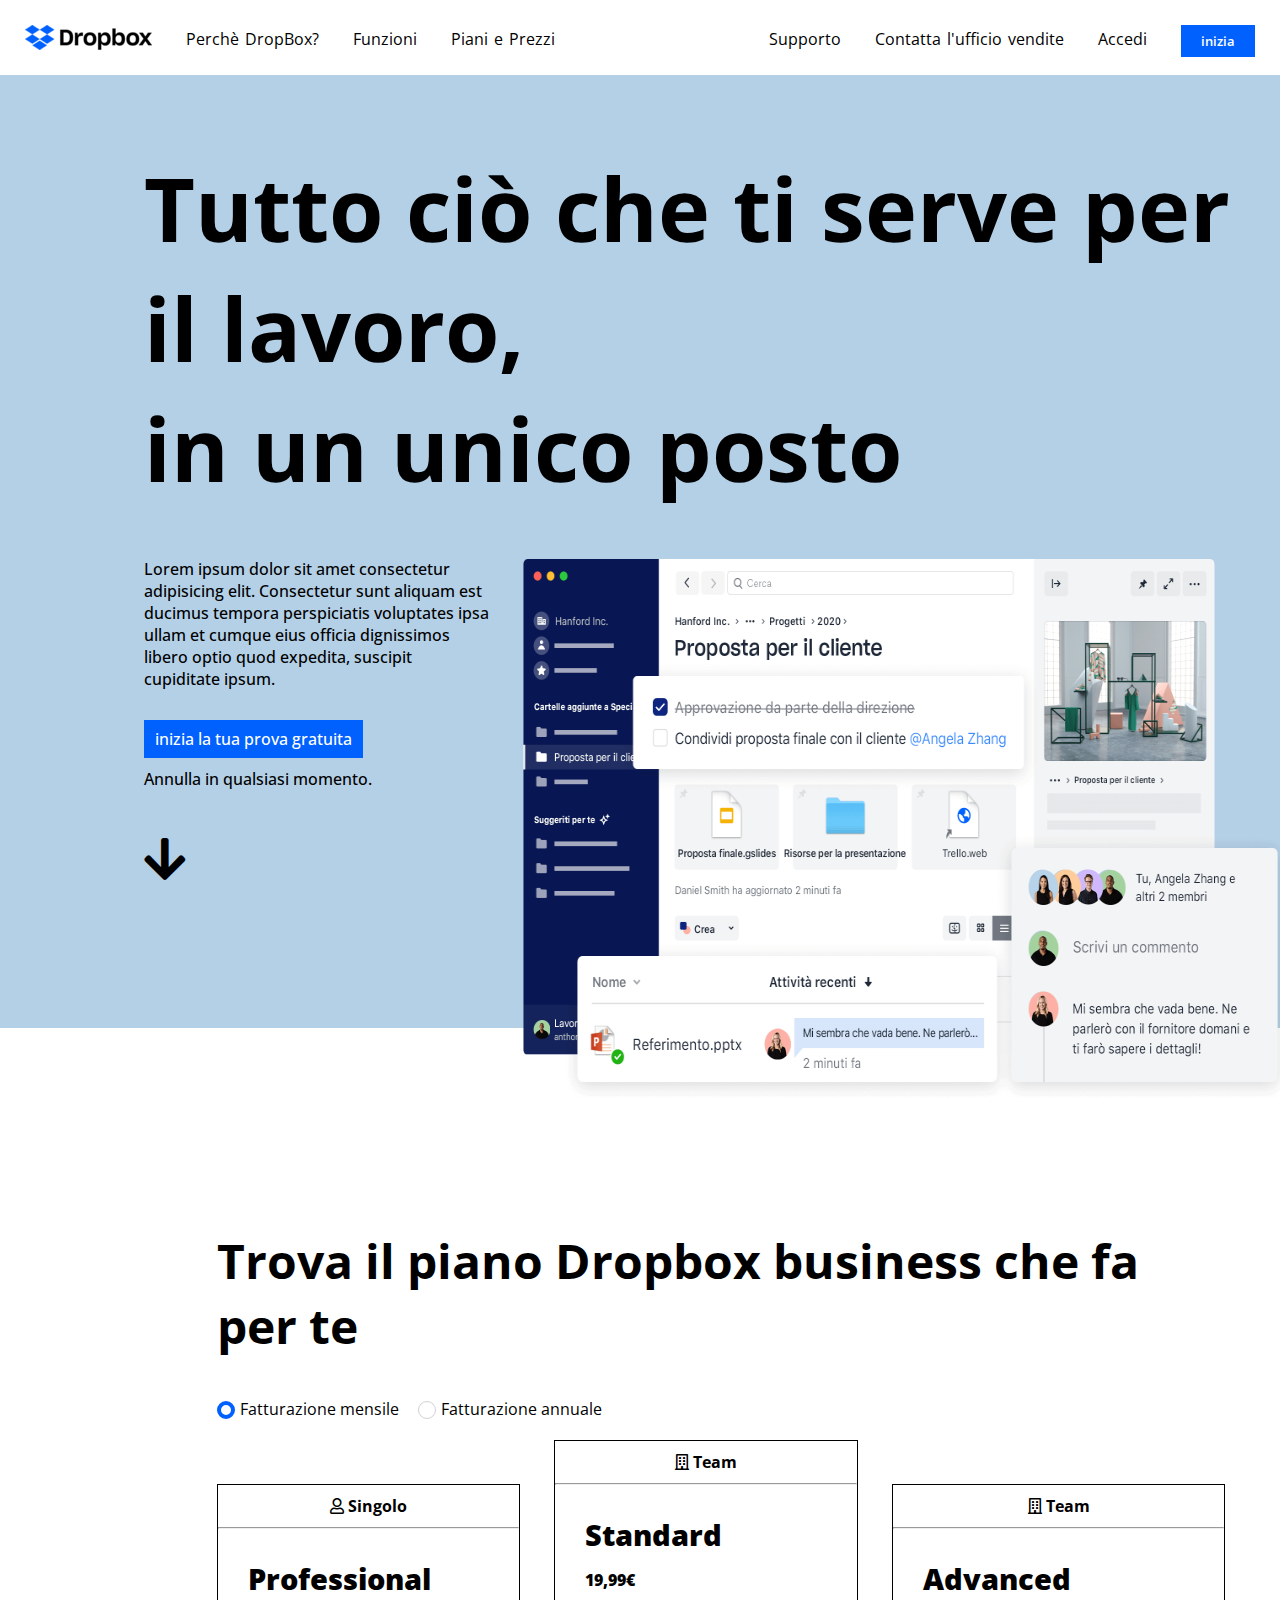
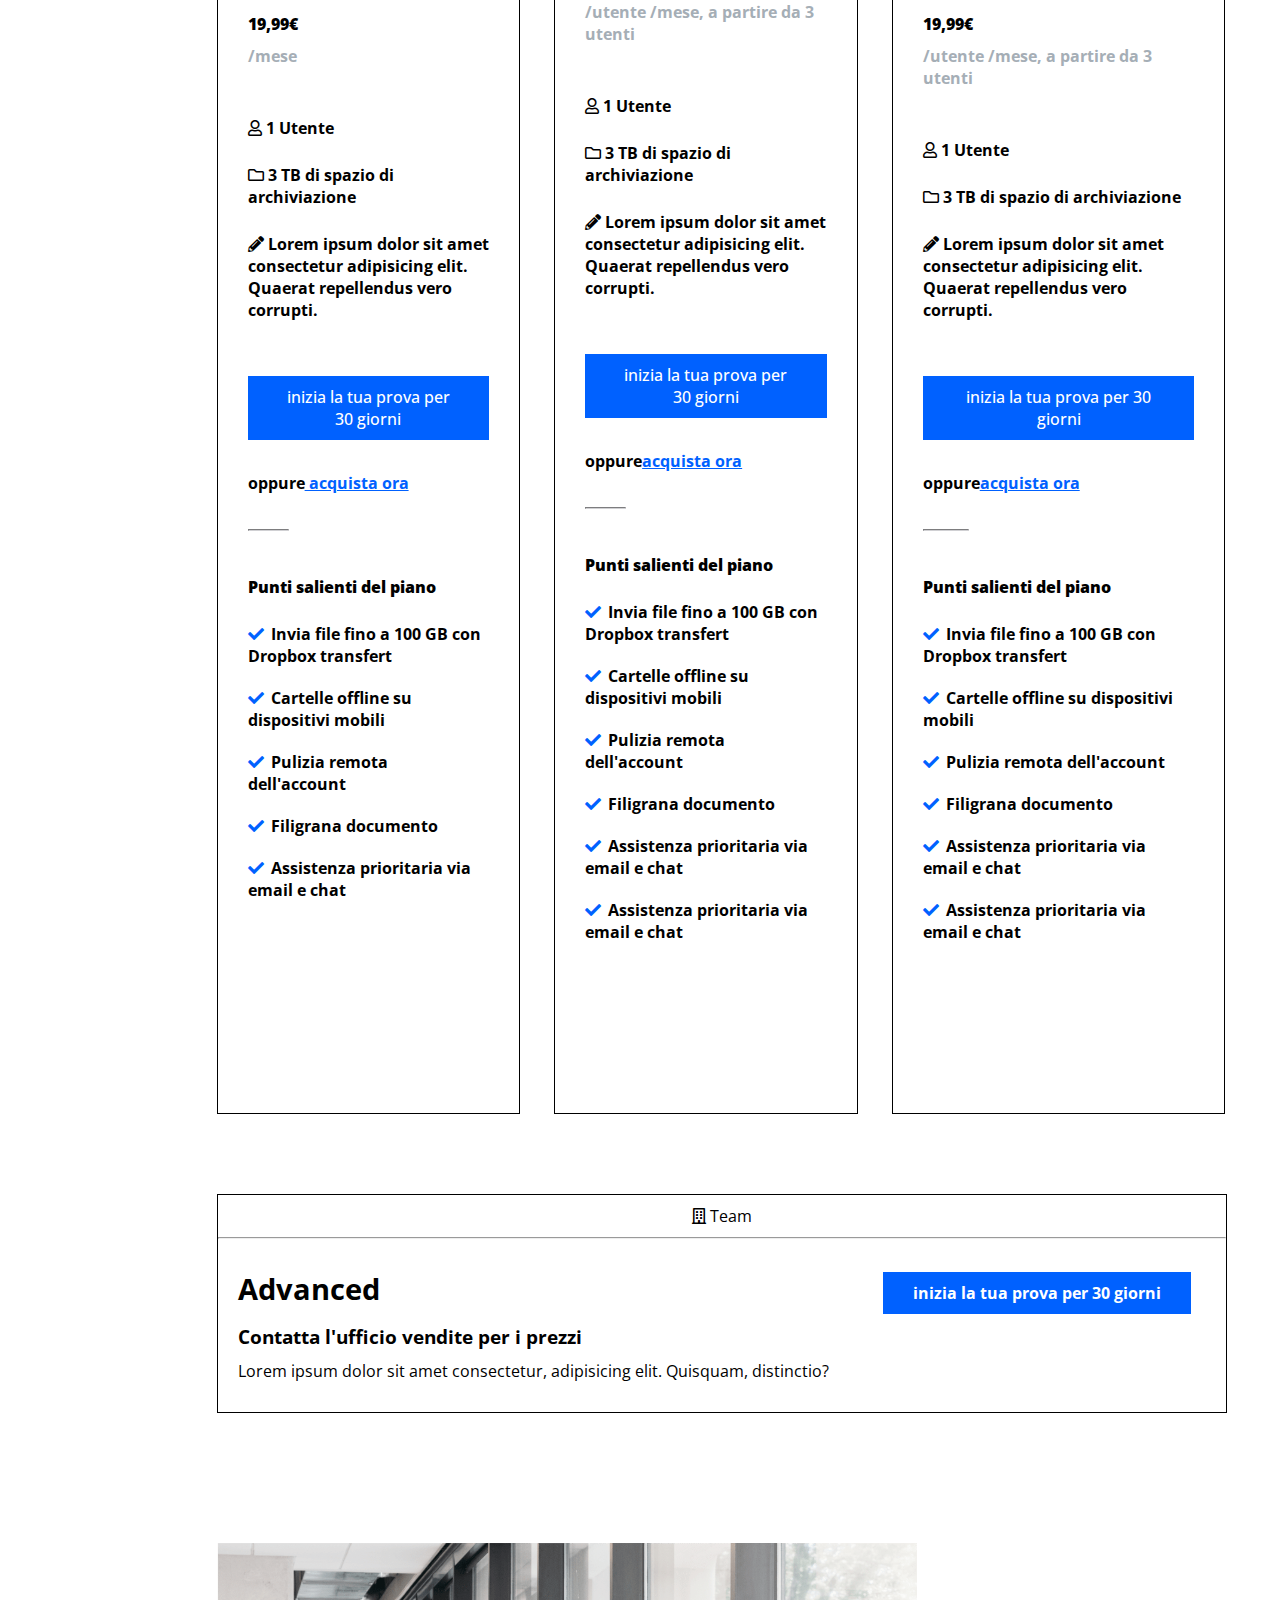
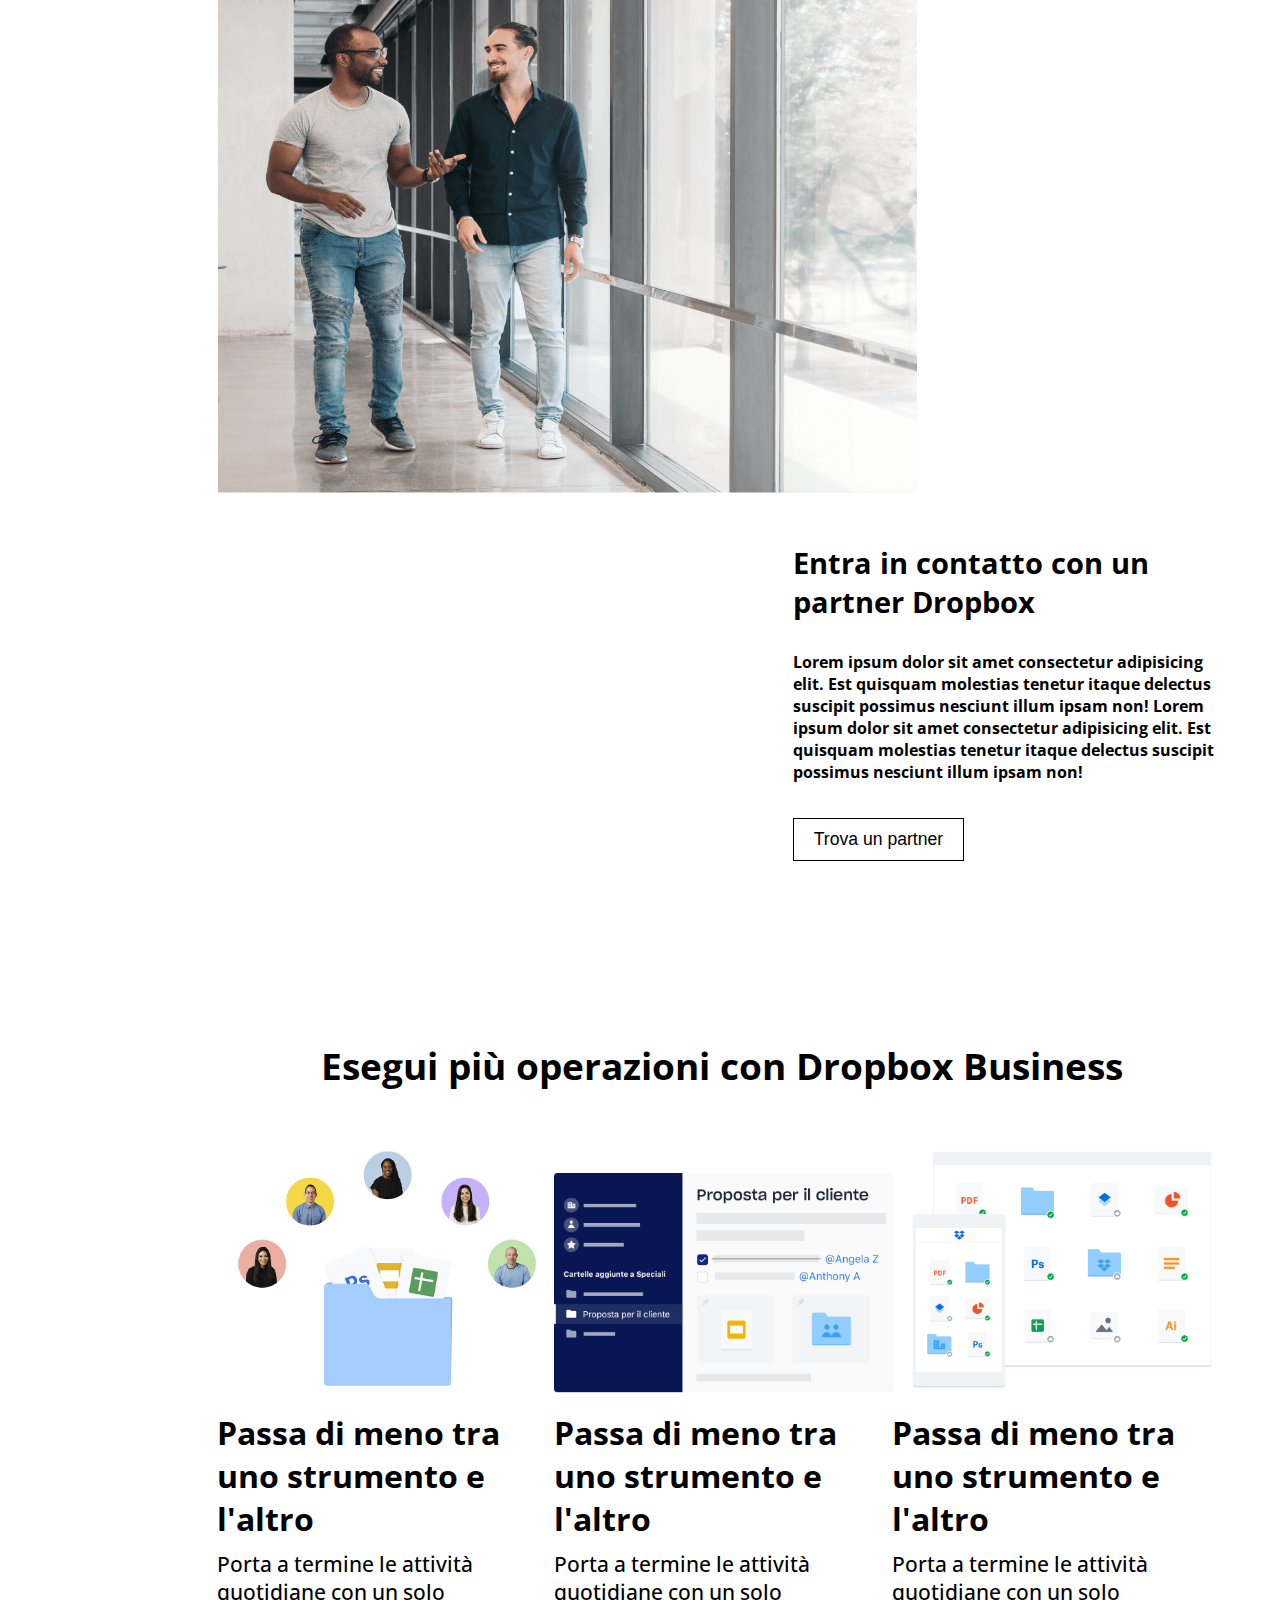
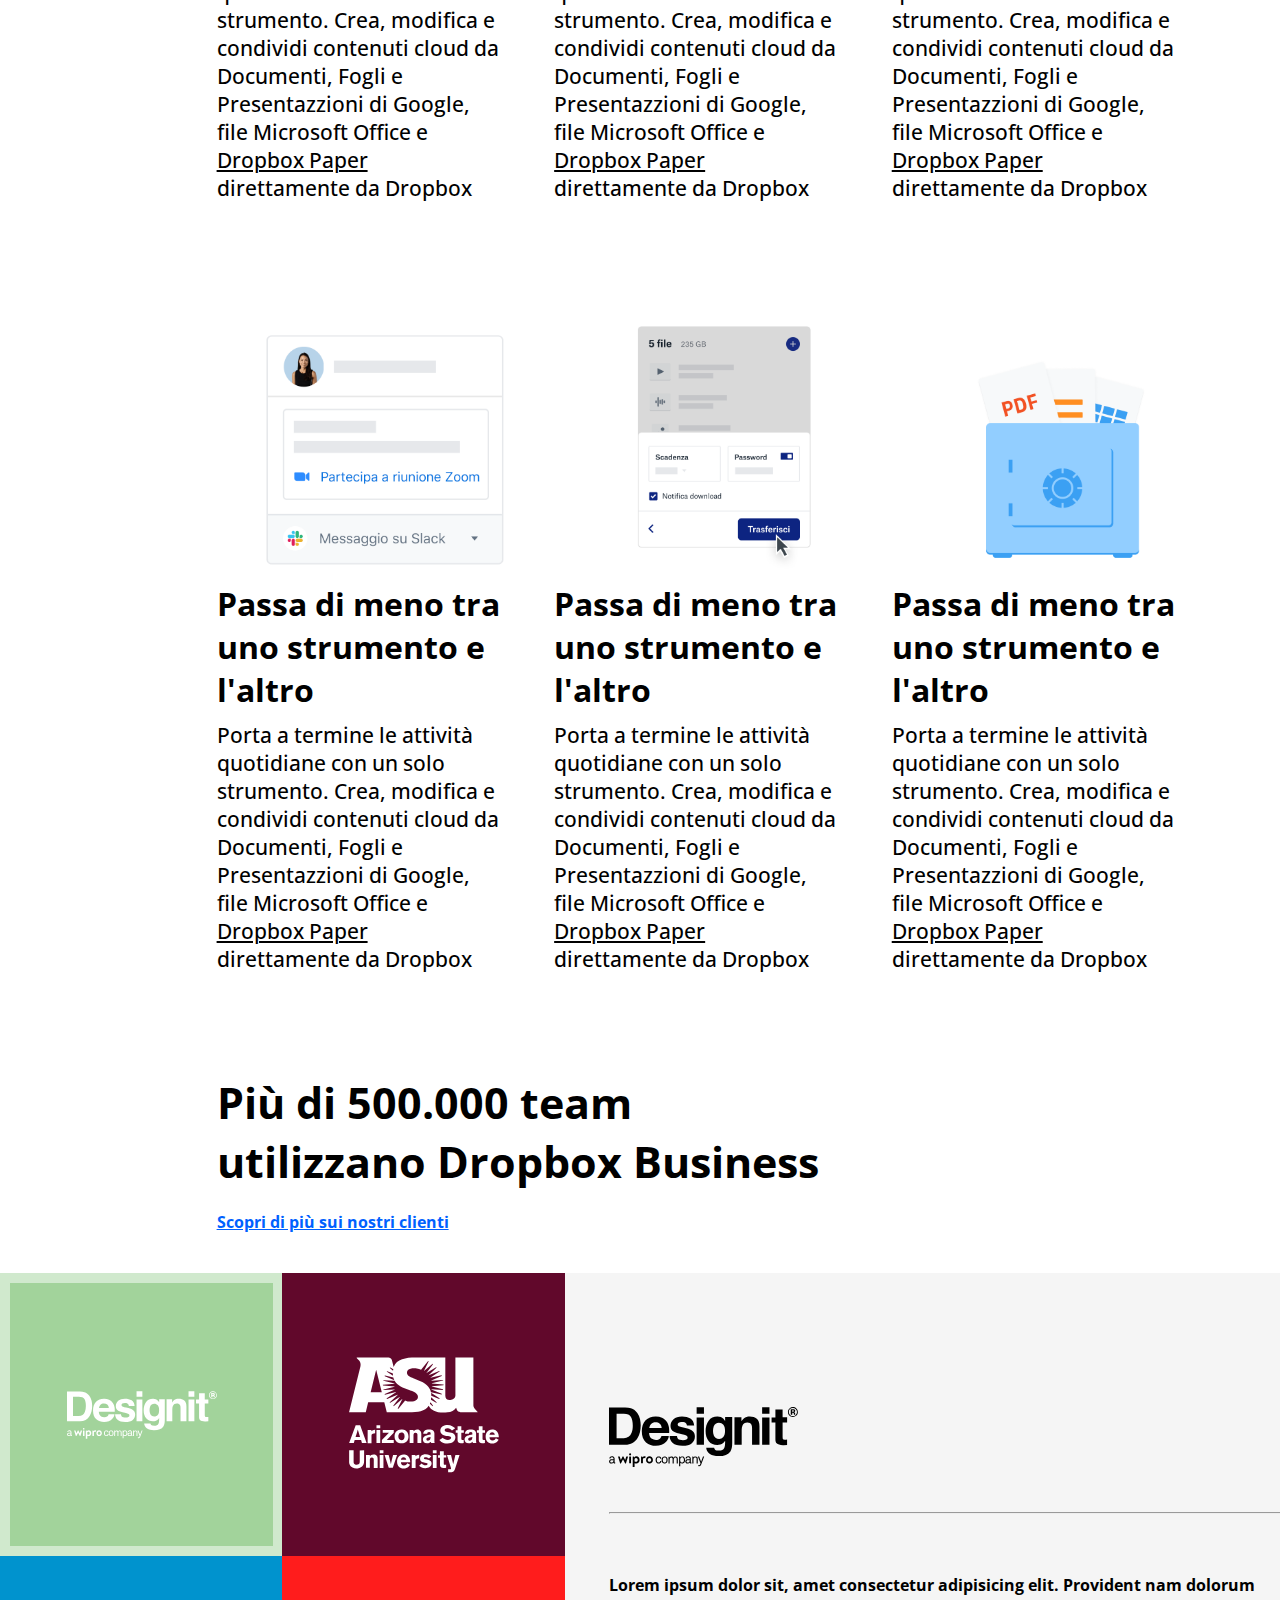
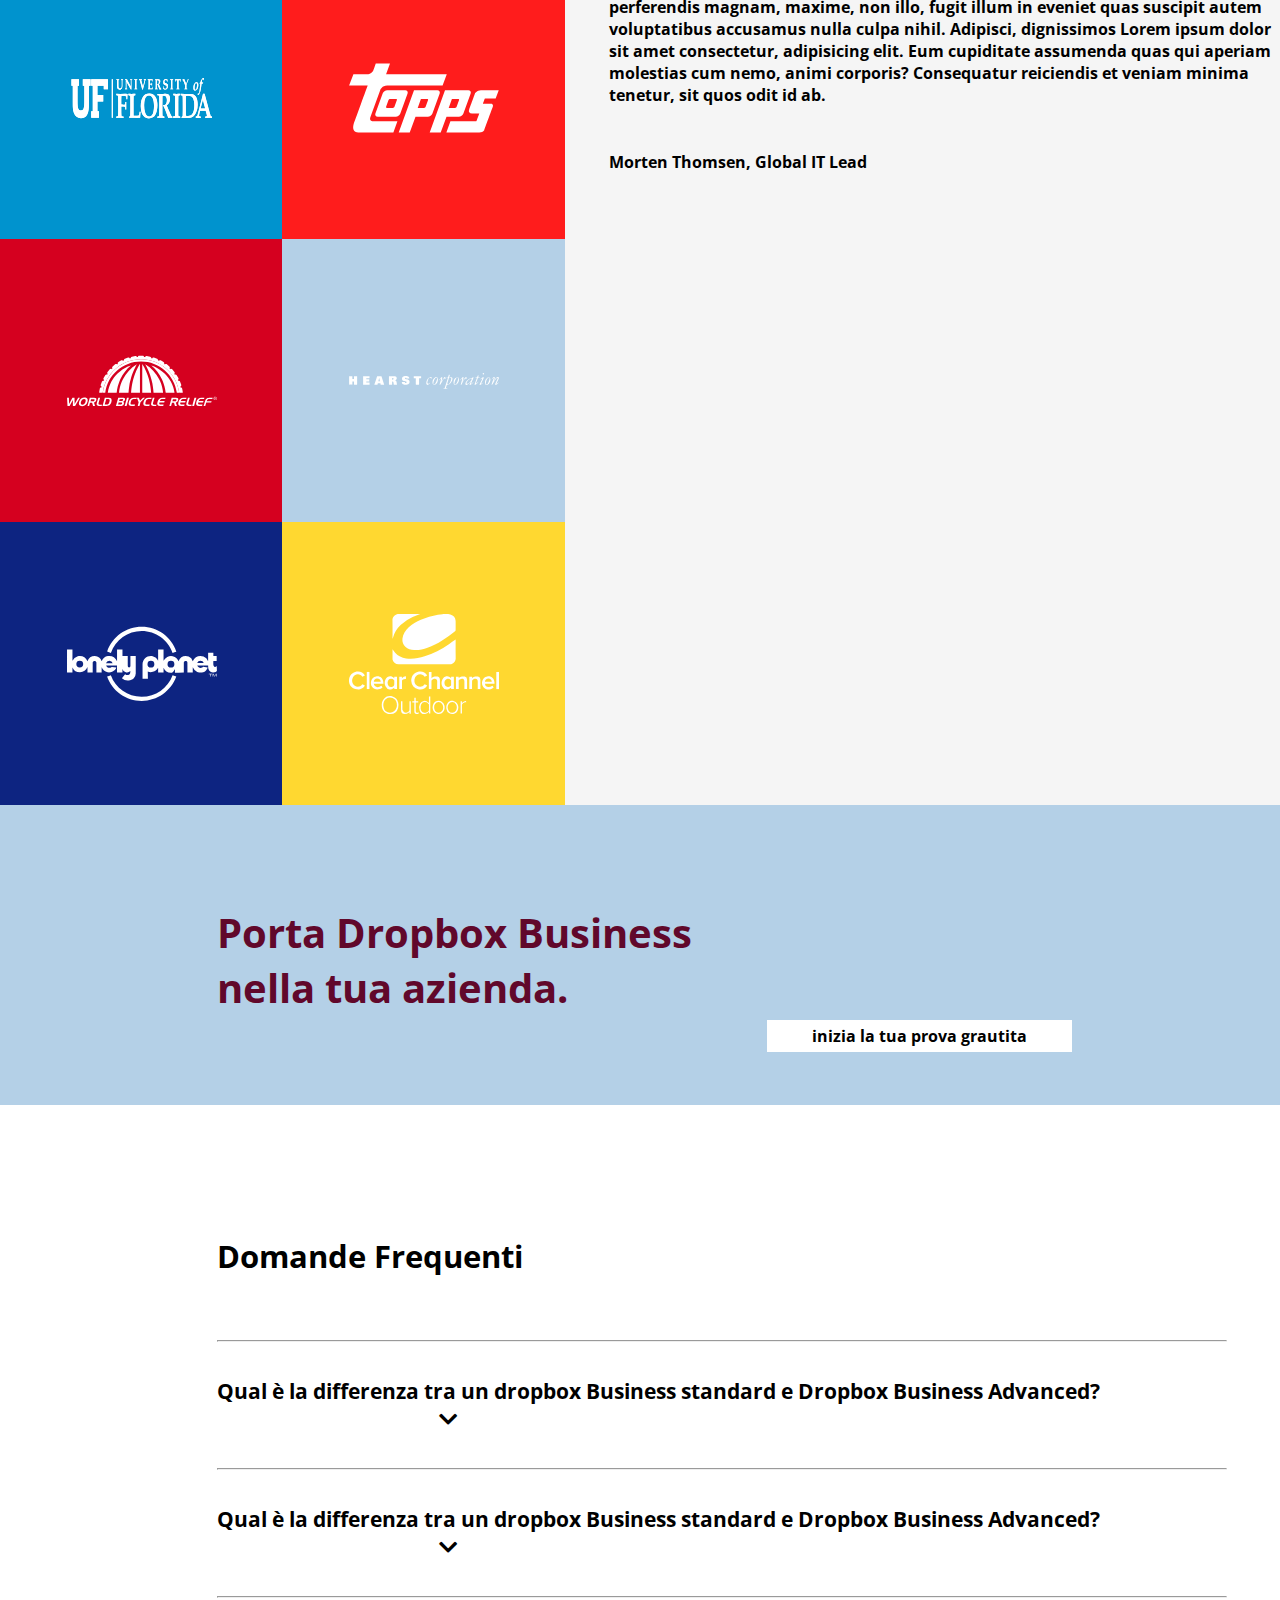
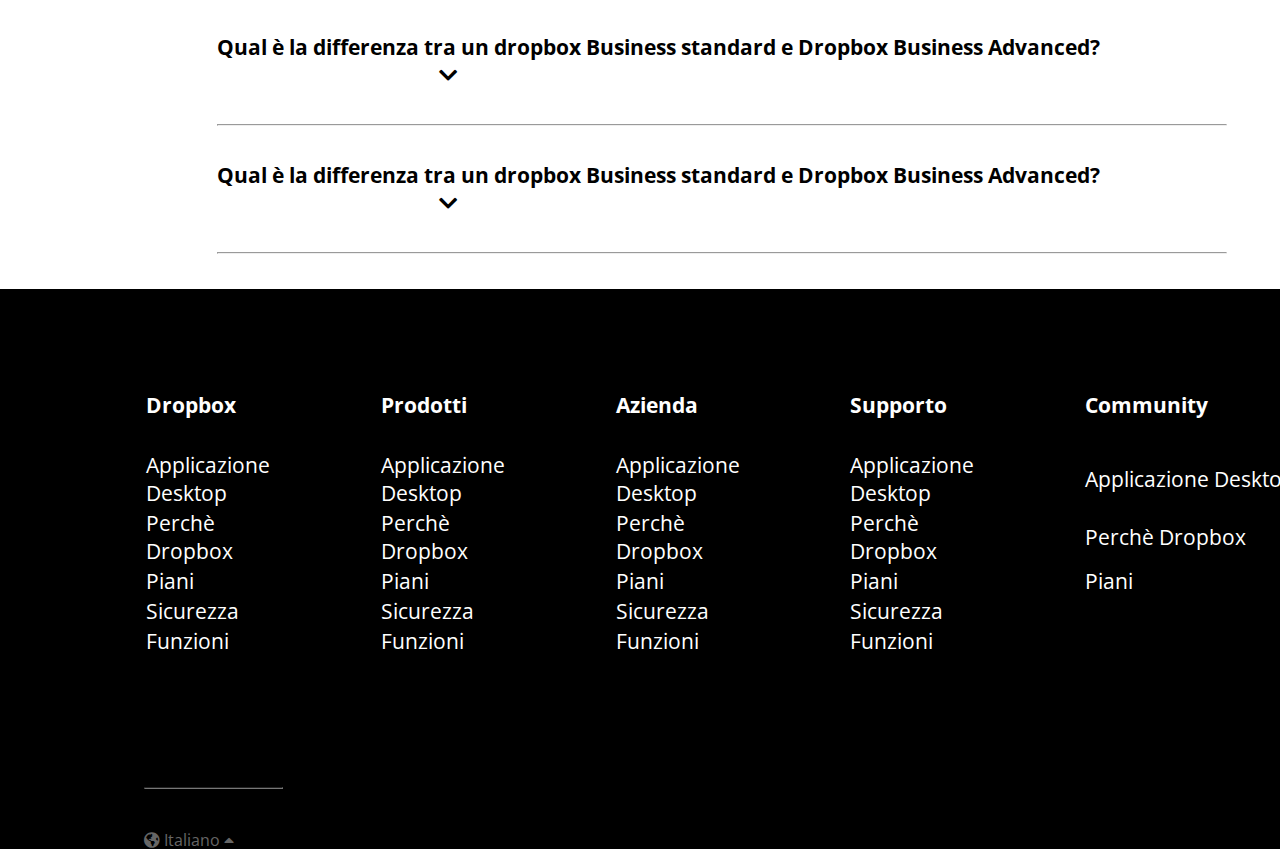
<file: index.html>
<!DOCTYPE html>
<html lang="en">

<head>
    <meta charset="UTF-8">
    <meta http-equiv="X-UA-Compatible" content="IE=edge">
    <meta name="viewport" content="width=device-width, initial-scale=1.0">
    <link rel="stylesheet" href="style.css">
    <link rel="preconnect" href="https://fonts.gstatic.com">
    <link href="https://fonts.googleapis.com/css2?family=Open+Sans:ital,wght@0,400;0,700;0,800;1,400&amp;display=swap"
        rel="stylesheet">
    <link rel="stylesheet" href="https://cdnjs.cloudflare.com/ajax/libs/font-awesome/5.15.4/css/all.min.css"
        integrity="sha512-1ycn6IcaQQ40/MKBW2W4Rhis/DbILU74C1vSrLJxCq57o941Ym01SwNsOMqvEBFlcgUa6xLiPY/NS5R+E6ztJQ=="
        crossorigin="anonymous" referrerpolicy="no-referrer" />
    <title>DropBox</title>
</head>

<body>
    <!-- HEADER -->
    <header>
        <div class="container_header clearfix main_font">
            <div class="header_logo header_structure">
                <img src="./img/logo-small.png" alt="Logo Dropbox">
                <ul>
                    <li><a class="unite" href="./whydropbox.html" target="_blank" Perchè DropBox?>Perchè DropBox?</a>
                    </li>
                    <li><a href="">Funzioni</a></li>
                    <li><a class="unite" href="">Piani e Prezzi</a></li>
                </ul>
            </div>
            <div class="header_structure header_right">
                <ul>
                    <li class="waterfall_menu"><a href="">Supporto</a>

                        <div class="menu_format">
                            <p> Centro assistenza
                            </p>
                            <p> Forum della community
                            </p>

                        </div>
                    </li>
                    <li><a class="unite" href="">Contatta l'ufficio vendite</a></li>
                    <li><a href="">Accedi</a></li>

                </ul>
                <button class="btn_bw btn_small" type="button">inizia</button>
            </div>
        </div>
    </header>
    <!-- MAIN -->



    <main>
        <div class="container_main clearfix">
            <section class="top_container">
                <div class="hero_image_container main_container_size">
                    <h1 class="hero_title">Tutto ciò che ti serve per il lavoro,
                        <br>
                        in un unico posto
                    </h1>
                    <img class="jumbo_image" src="./img/jumbo(1).png" alt="Esempio proposta per cliente">
                    <div class="hero_bottom">
                        <p>Lorem ipsum dolor sit amet consectetur adipisicing elit. Consectetur sunt aliquam est ducimus
                            tempora perspiciatis voluptates ipsa ullam et cumque eius officia dignissimos libero optio
                            quod
                            expedita, suscipit cupiditate ipsum.</p>
                        <button class="btn_bw btn_middle_hero middle_format" type="button">inizia la tua prova
                            gratuita</button>
                        <p>Annulla in qualsiasi momento.</p>
                        <a href="#link_anchor"><i class="fas fa-arrow-down dim_arrow"></i></a>
                    </div>
                </div>
            </section>




            <section class="dropbox_plan">
                <div class="business_plan small_container_size">
                    <div id="link_anchor" class="business_plan_head">
                        <h2 class="piano_main_title">Trova il piano Dropbox business che fa per te</h2>
                        <p><span class="circle_border"></span> Fatturazione mensile</p>
                        <p><span class="circle_empty"></span> Fatturazione annuale</p>
                    </div>


                    <div class="piani_abbonamento">
                        <div class="piano_singolo piano_style piano_format">
                            <div class="piano_border">
                                <p class="tipo_piano"><i class="far fa-user"></i>
                                    Singolo</p>
                                <hr>
                                <div class="desc_container">
                                    <h3 class="piano_title">Professional</h3>
                                    <p class="piano_costo">19,99&euro;</p>
                                    <p class="piano_durata">/mese</p>
                                    <p class="piano_caratteristiche"><i class="far fa-user"></i>
                                        1 Utente</p>
                                    <p class="piano_caratteristiche"><i class="far fa-folder"></i>
                                        3 TB di spazio di archiviazione</p>
                                    <p class="piano_caratteristiche"><i class="fas fa-pencil-alt"></i>
                                        Lorem ipsum dolor sit amet consectetur adipisicing
                                        elit.
                                        Quaerat repellendus vero corrupti.</p>
                                    <button class="btn_bw btn_middle middle_format_more" type="button">inizia la tua
                                        prova per 30
                                        giorni</button>
                                    oppure<span class="underline_blue"> acquista ora</span>
                                    <hr class="cut">
                                    <h4 class="benefit_title">
                                        Punti salienti del piano
                                    </h4>
                                    <ul class="benefit_list">
                                        <li><span><i class="fas fa-check"></i>
                                            </span>Invia file fino a 100 GB con Dropbox transfert</li>
                                        <li><span><i class="fas fa-check"></i>
                                            </span>Cartelle offline su dispositivi mobili</li>
                                        <li><span><i class="fas fa-check"></i>
                                            </span>Pulizia remota dell'account</li>
                                        <li><span><i class="fas fa-check"></i>
                                            </span>Filigrana documento</li>
                                        <li><span><i class="fas fa-check"></i>
                                            </span>Assistenza prioritaria via email e chat</li>
                                        <li><br></li>
                                    </ul>
                                </div>
                            </div>
                        </div>

                        <div class="piano_team piano_style piano_format">
                            <div class="piano_border">
                                <p class="tipo_piano"><i class="far fa-building"></i>
                                    Team</p>
                                <hr>
                                <div class="desc_container">
                                    <h3 class="piano_title">Standard</h3>
                                    <p class="piano_costo">19,99&euro;</p>
                                    <p class="piano_durata">/utente /mese, a partire da 3 utenti</p>
                                    <p class="piano_caratteristiche"><i class="far fa-user"></i>
                                        1 Utente</p>
                                    <p class="piano_caratteristiche"><i class="far fa-folder"></i>
                                        3 TB di spazio di archiviazione</p>
                                    <p class="piano_caratteristiche"><i class="fas fa-pencil-alt"></i>
                                        Lorem ipsum dolor sit amet consectetur adipisicing
                                        elit.
                                        Quaerat repellendus vero corrupti.</p>
                                    <button class="btn_bw btn_middle middle_format_more" type="button">inizia la tua
                                        prova per 30
                                        giorni</button>
                                    oppure<span class="underline_blue">acquista ora</span>
                                    <hr class="cut">
                                    <h4 class="benefit_title">
                                        Punti salienti del piano
                                    </h4>
                                    <ul class="benefit_list">
                                        <li><span><i class="fas fa-check"></i>
                                            </span>Invia file fino a 100 GB con Dropbox transfert</li>
                                        <li><span><i class="fas fa-check"></i>
                                            </span>Cartelle offline su dispositivi mobili</li>
                                        <li><span><i class="fas fa-check"></i>
                                            </span>Pulizia remota dell'account</li>
                                        <li><span><i class="fas fa-check"></i>
                                            </span>Filigrana documento</li>
                                        <li><span><i class="fas fa-check"></i>
                                            </span>Assistenza prioritaria via email e chat</li>
                                        <li><span><i class="fas fa-check"></i>
                                            </span>Assistenza prioritaria via email e chat</li>
                                    </ul>
                                </div>
                            </div>
                        </div>
                        <div class="piano_team piano_style">
                            <div class="piano_border">
                                <p class="tipo_piano"><i class="far fa-building"></i>
                                    Team</p>
                                <hr>
                                <div class="desc_container">
                                    <h3 class="piano_title">Advanced</h3>
                                    <p class="piano_costo">19,99&euro;</p>
                                    <p class="piano_durata">/utente /mese, a partire da 3 utenti</p>
                                    <p class="piano_caratteristiche"><i class="far fa-user"></i>
                                        1 Utente</p>
                                    <p class="piano_caratteristiche"><i class="far fa-folder"></i>
                                        3 TB di spazio di archiviazione</p>
                                    <p class="piano_caratteristiche"><i class="fas fa-pencil-alt"></i>
                                        Lorem ipsum dolor sit amet consectetur adipisicing
                                        elit.
                                        Quaerat repellendus vero corrupti.</p>
                                    <button class="btn_bw btn_middle middle_format_more" type="button">inizia la tua
                                        prova per 30
                                        giorni</button>
                                    oppure<span class="underline_blue">acquista ora</span>
                                    <hr class="cut">
                                    <h4 class="benefit_title">
                                        Punti salienti del piano
                                    </h4>
                                    <ul class="benefit_list">
                                        <li><span><i class="fas fa-check"></i>
                                            </span>Invia file fino a 100 GB con Dropbox transfert</li>
                                        <li><span><i class="fas fa-check"></i>
                                            </span>Cartelle offline su dispositivi mobili</li>
                                        <li><span><i class="fas fa-check"></i>
                                            </span>Pulizia remota dell'account</li>
                                        <li><span><i class="fas fa-check"></i>
                                            </span>Filigrana documento</li>
                                        <li><span><i class="fas fa-check"></i>
                                            </span>Assistenza prioritaria via email e chat</li>
                                        <li><span><i class="fas fa-check"></i>
                                            </span>Assistenza prioritaria via email e chat</li>
                                    </ul>
                                </div>
                            </div>
                        </div>

                    </div>
                </div>
            </section>


            <section class="clearfix">
                <div class="enterprise small_container_size">
                    <p class="tipo_piano"><i class="far fa-building"></i>
                        Team</p>
                    <hr>
                    <div class="enterprise_container">
                        <h3 class="piano_title">Advanced</h3>
                        <p class="piano_costo costo_enterprise">Contatta l'ufficio vendite per i prezzi</p>
                        <p>Lorem ipsum dolor sit amet consectetur, adipisicing elit. Quisquam, distinctio?</p>
                        <button class="btn_bw btn_enterprise" type="button">inizia la tua prova per 30
                            giorni</button>
                    </div>
                </div>
            </section>


            <section class="clearfix">
                <div class="contact small_container_size">
                    <img class="contact_image" src="./img/partner.png" alt="Confronto positivo tra due uomini">
                    <div class="contact_text">
                        <h3 class="contact_title">Entra in contatto con un partner Dropbox</h3>
                        <p>Lorem ipsum dolor sit amet consectetur adipisicing elit. Est quisquam molestias tenetur
                            itaque
                            delectus suscipit possimus nesciunt illum ipsam non!
                            Lorem ipsum dolor sit amet consectetur adipisicing elit. Est quisquam molestias tenetur
                            itaque
                            delectus suscipit possimus nesciunt illum ipsam non!</p>
                        <button class="border_white_btn" type="button">Trova un partner</button>
                    </div>
                </div>
            </section>


            <section>
                <div class="operation small_container_size">
                    <h2 class="operation_title">Esegui più operazioni con Dropbox Business</h2>
                    <div class="operation_container">
                        <div class="operation_rows">
                            <div class="operation_coloumn">
                                <img src="./img/business-feature-switching-tools.png"
                                    alt="Strumento per gestione account">
                                <h2 class="operation_desc_title">Passa di meno tra uno strumento e l'altro</h2>
                                <p class="operation_desc_dett">Porta a termine le attività quotidiane con un solo
                                    strumento.
                                    Crea, modifica e condividi contenuti cloud da Documenti, Fogli e Presentazzioni di
                                    Google, file Microsoft Office e <span class="underline">Dropbox Paper</span>
                                    direttamente da Dropbox
                                </p>
                            </div>
                            <div class="operation_coloumn colC">
                                <img src="./img/business-feature-coordinate-it.png"
                                    alt="Esempio layout proposta cliente">
                                <h2 class="operation_desc_title">Passa di meno tra uno strumento e l'altro</h2>
                                <p class="operation_desc_dett">Porta a termine le attività quotidiane con un solo
                                    strumento.
                                    Crea, modifica e condividi contenuti cloud da Documenti, Fogli e Presentazzioni di
                                    Google, file Microsoft Office e
                                    <span class="underline">Dropbox Paper</span> direttamente da Dropbox
                                </p>
                            </div>
                            <div class="operation_coloumn">
                                <img src="./img/business-feature-multi-device.png" alt="Immagine dispositivi">
                                <h2 class="operation_desc_title">Passa di meno tra uno strumento e l'altro</h2>
                                <p class="operation_desc_dett">Porta a termine le attività quotidiane con un solo
                                    strumento.
                                    Crea, modifica e condividi contenuti cloud da Documenti, Fogli e Presentazzioni di
                                    Google, file Microsoft Office e
                                    <span class="underline">Dropbox Paper</span> direttamente da Dropbox
                                </p>
                            </div>
                        </div>
                        <div class="operation_rows">
                            <div class="operation_coloumn">
                                <img src="./img/business-feature-integrations-it.png" alt="Integrazioni strumenti">
                                <h2 class="operation_desc_title">Passa di meno tra uno strumento e l'altro</h2>
                                <p class="operation_desc_dett">Porta a termine le attività quotidiane con un solo
                                    strumento.
                                    Crea, modifica e condividi contenuti cloud da Documenti, Fogli e Presentazzioni di
                                    Google, file Microsoft Office e
                                    <span class="underline">Dropbox Paper</span> direttamente da Dropbox
                                </p>
                            </div>
                            <div class="operation_coloumn colC">
                                <img src="./img/business-feature-send-files-it.png" alt="Invio file">
                                <h2 class="operation_desc_title">Passa di meno tra uno strumento e l'altro</h2>
                                <p class="operation_desc_dett">Porta a termine le attività quotidiane con un solo
                                    strumento.
                                    Crea, modifica e condividi contenuti cloud da Documenti, Fogli e Presentazzioni di
                                    Google, file Microsoft Office e
                                    <span class="underline">Dropbox Paper</span> direttamente da Dropbox
                                </p>
                            </div>
                            <div class="operation_coloumn">
                                <img src="./img/business-feature-security.png" alt="Sicurezza">
                                <h2 class="operation_desc_title">Passa di meno tra uno strumento e l'altro</h2>
                                <p class="operation_desc_dett">Porta a termine le attività quotidiane con un solo
                                    strumento.
                                    Crea, modifica e condividi contenuti cloud da Documenti, Fogli e Presentazzioni di
                                    Google, file Microsoft Office e
                                    <span class="underline">Dropbox Paper</span> direttamente da Dropbox
                                </p>
                            </div>
                        </div>
                    </div>
                </div>
            </section>


            <section>
                <div class="team_dropbox ">
                    <div class="container_title small_container_size">
                        <h2 class="loghi_title">Più di 500.000 team
                            <br>
                            utilizzano Dropbox Business
                        </h2>
                        <p class="underline_blue ">Scopri di più sui nostri clienti</p>
                    </div>
                    <div class="loghi_container">
                        <div class="loghi_left">
                            <div class="color-green loghi_format">
                                <img class="loghi_image" src="./img/designit.svg" alt="Logo Designit">
                            </div>
                            <div class="color-amarant loghi_format">
                                <img class="loghi_image" src="./img/arizona_state_university.svg"
                                    alt="Logo Arizona arizona_state_university">
                            </div>
                            <br>
                            <div class="color-azure loghi_format">
                                <img class="loghi_image format_image" src="./img/university_of_florida.svg"
                                    alt="Logo University of Florida">
                            </div>
                            <div class="color-red loghi_format">
                                <img class="loghi_image" src="./img/topps.svg" alt="Logo Topps">
                            </div>
                        </div>
                        <div class="loghi_center">
                            <div class="color-gray">
                                <div class="center_container">
                                    <img class="loghi_imageC" src="./img/designit.svg" alt="Logo Designit">
                                    <hr class=loghi_sep>
                                    <div class="center_text">
                                        <p class="loghi_text">Lorem ipsum dolor sit, amet consectetur adipisicing elit.
                                            Provident nam
                                            dolorum
                                            perferendis magnam, maxime, non illo, fugit illum in eveniet quas suscipit
                                            autem
                                            voluptatibus accusamus nulla culpa nihil. Adipisci, dignissimos
                                            Lorem ipsum dolor sit amet consectetur, adipisicing elit. Eum cupiditate
                                            assumenda
                                            quas qui aperiam molestias cum nemo, animi corporis? Consequatur reiciendis
                                            et
                                            veniam minima tenetur, sit quos odit id ab.</p>
                                        <p class="loghi_citazione">Morten Thomsen, Global IT Lead</p>
                                        <br>
                                        <br>
                                        <br>
                                    </div>
                                </div>
                            </div>
                        </div>
                        <div class="loghi_right">
                            <div class="color-redark loghi_format">
                                <img class="loghi_image" src="./img/world_bicycle_relief.svg"
                                    alt="Logo world_bicycle_relief">
                            </div>
                            <div class="color-azure_light loghi_format">
                                <img class="loghi_image" src="./img/hearst_corp.svg" alt="Logo hearst_corp">
                            </div>
                            <br>
                            <div class="color-blue loghi_format">
                                <img class="loghi_image" src="./img/lonely_planet.svg" alt="Logo lonely_planet">
                            </div>
                            <div class="color-yellow loghi_format">
                                <img class="loghi_image " src="./img/clear_channel.svg" alt="Logo clear_channel">
                            </div>
                        </div>
                    </div>
                </div>
            </section>


            <section>
                <div class="prova_gratuita clearfix">
                    <div class="small_container_size prova_container">
                        <div class="prova_title_container">
                            <h2 class="prova_title">Porta Dropbox Business
                                <br>
                                nella tua azienda.
                            </h2>
                        </div>
                        <div class="prova_btn_container">
                            <a href="">inizia la tua prova grautita</a>
                        </div>
                    </div>
                </div>
            </section>

            <section>
                <div class="domande_container small_container_size">
                    <h2>Domande Frequenti</h2>
                    <br>
                    <div class="domande_format">
                        <hr>
                        <p class="domande_text">Qual è la differenza tra un dropbox Business standard e Dropbox Business
                            Advanced?</p>
                        <p class="symbol"><i class="fas fa-chevron-down"></i>
                        </p>
                        <p class="disappear_text">Lorem ipsum dolor sit amet consectetur adipisicing elit. Magni sunt
                            provident dignissimos commodi reiciendis temporibus odit odio pariatur voluptatibus.
                            Corporis id
                            sapiente laudantium assumenda molestias pariatur incidunt, distinctio cupiditate praesentium
                            eaque vel consectetur deleniti voluptatem laborum animi quasi voluptates nostrum dolore non
                            officiis, asperiores architecto voluptas doloremque? Earum, doloribus ipsa?</p>
                        <hr>
                    </div>
                    <div class="domande_format">
                        <p class="domande_text">Qual è la differenza tra un dropbox Business standard e Dropbox Business
                            Advanced?</p>
                        <p class="symbol"><i class="fas fa-chevron-down"></i>
                        </p>
                        <p class="disappear_text">Lorem ipsum dolor sit amet consectetur adipisicing elit. Magni sunt
                            provident dignissimos commodi reiciendis temporibus odit odio pariatur voluptatibus.
                            Corporis id
                            sapiente laudantium assumenda molestias pariatur incidunt, distinctio cupiditate praesentium
                            eaque vel consectetur deleniti voluptatem laborum animi quasi voluptates nostrum dolore non
                            officiis, asperiores architecto voluptas doloremque? Earum, doloribus ipsa?</p>
                        <hr>
                    </div>
                    <div class="domande_format">
                        <p class="domande_text">Qual è la differenza tra un dropbox Business standard e Dropbox Business
                            Advanced?</p>
                        <p class="symbol"><i class="fas fa-chevron-down"></i>
                        </p>
                        <p class="disappear_text">Lorem ipsum dolor sit amet consectetur adipisicing elit. Magni sunt
                            provident dignissimos commodi reiciendis temporibus odit odio pariatur voluptatibus.
                            Corporis id
                            sapiente laudantium assumenda molestias pariatur incidunt, distinctio cupiditate praesentium
                            eaque vel consectetur deleniti voluptatem laborum animi quasi voluptates nostrum dolore non
                            officiis, asperiores architecto voluptas doloremque? Earum, doloribus ipsa?</p>
                        <hr>
                    </div>
                    <div class="domande_format">
                        <p class="domande_text">Qual è la differenza tra un dropbox Business standard e Dropbox Business
                            Advanced?</p>
                        <p class="symbol"><i class="fas fa-chevron-down"></i>
                        </p>
                        <p class="disappear_text">Lorem ipsum dolor sit amet consectetur adipisicing elit. Magni sunt
                            provident dignissimos commodi reiciendis temporibus odit odio pariatur voluptatibus.
                            Corporis id
                            sapiente laudantium assumenda molestias pariatur incidunt, distinctio cupiditate praesentium
                            eaque vel consectetur deleniti voluptatem laborum animi quasi voluptates nostrum dolore non
                            officiis, asperiores architecto voluptas doloremque? Earum, doloribus ipsa?</p>
                        <hr>
                    </div>
                </div>
            </section>

        </div>
    </main>
    <!-- Footer -->
    <footer>
        <div class="site_footer main_font">
            <div class="main_container_size footer_format">
                <table class="footer_table">
                    <thead>
                        <tr class="menu_coloumn">
                            <th>Dropbox</th>
                            <th>Prodotti</th>
                            <th>Azienda</th>
                            <th>Supporto</th>
                            <th class="no_right">Community</th>

                        </tr>
                    </thead>
                    <tbody>
                        <tr class="menu_text">
                            <td><span>Applicazione Desktop</span></td>
                            <td><span>Applicazione Desktop</span></td>
                            <td><span>Applicazione Desktop</span></td>
                            <td><span>Applicazione Desktop</span></td>
                            <td class="no_right"><span>Applicazione Desktop</span></td>
                        </tr>
                        <tr class="menu_text">
                            <td><span>Perchè Dropbox</span></td>
                            <td><span>Perchè Dropbox</span></td>
                            <td><span>Perchè Dropbox</span></td>
                            <td><span>Perchè Dropbox</span></td>
                            <td class="no_right"><span>Perchè Dropbox</span></td>

                        </tr>
                        <tr class="menu_text">
                            <td><span>Piani</span></td>
                            <td><span>Piani</span></td>
                            <td><span>Piani</span></td>
                            <td><span>Piani</span></td>
                            <td class="no_right"><span>Piani</span></td>
                        </tr>
                        <tr class="menu_text">
                            <td><span>Sicurezza</span></td>
                            <td><span>Sicurezza</span></td>
                            <td><span>Sicurezza</span></td>
                            <td><span>Sicurezza</span></td>
                        </tr>
                        <tr class="menu_text">
                            <td><span>Funzioni</span></td>
                            <td><span>Funzioni</span></td>
                            <td><span>Funzioni</span></td>
                            <td><span>Funzioni</span></td>
                        </tr>
                    </tbody>
                </table>
                <hr class="end_footer">
                <p class="language"><i class="fas fa-globe-americas"></i> Italiano <i class="fas fa-caret-up"></i></p>
            </div>
        </div>
    </footer>
</body>

</html>
</file>
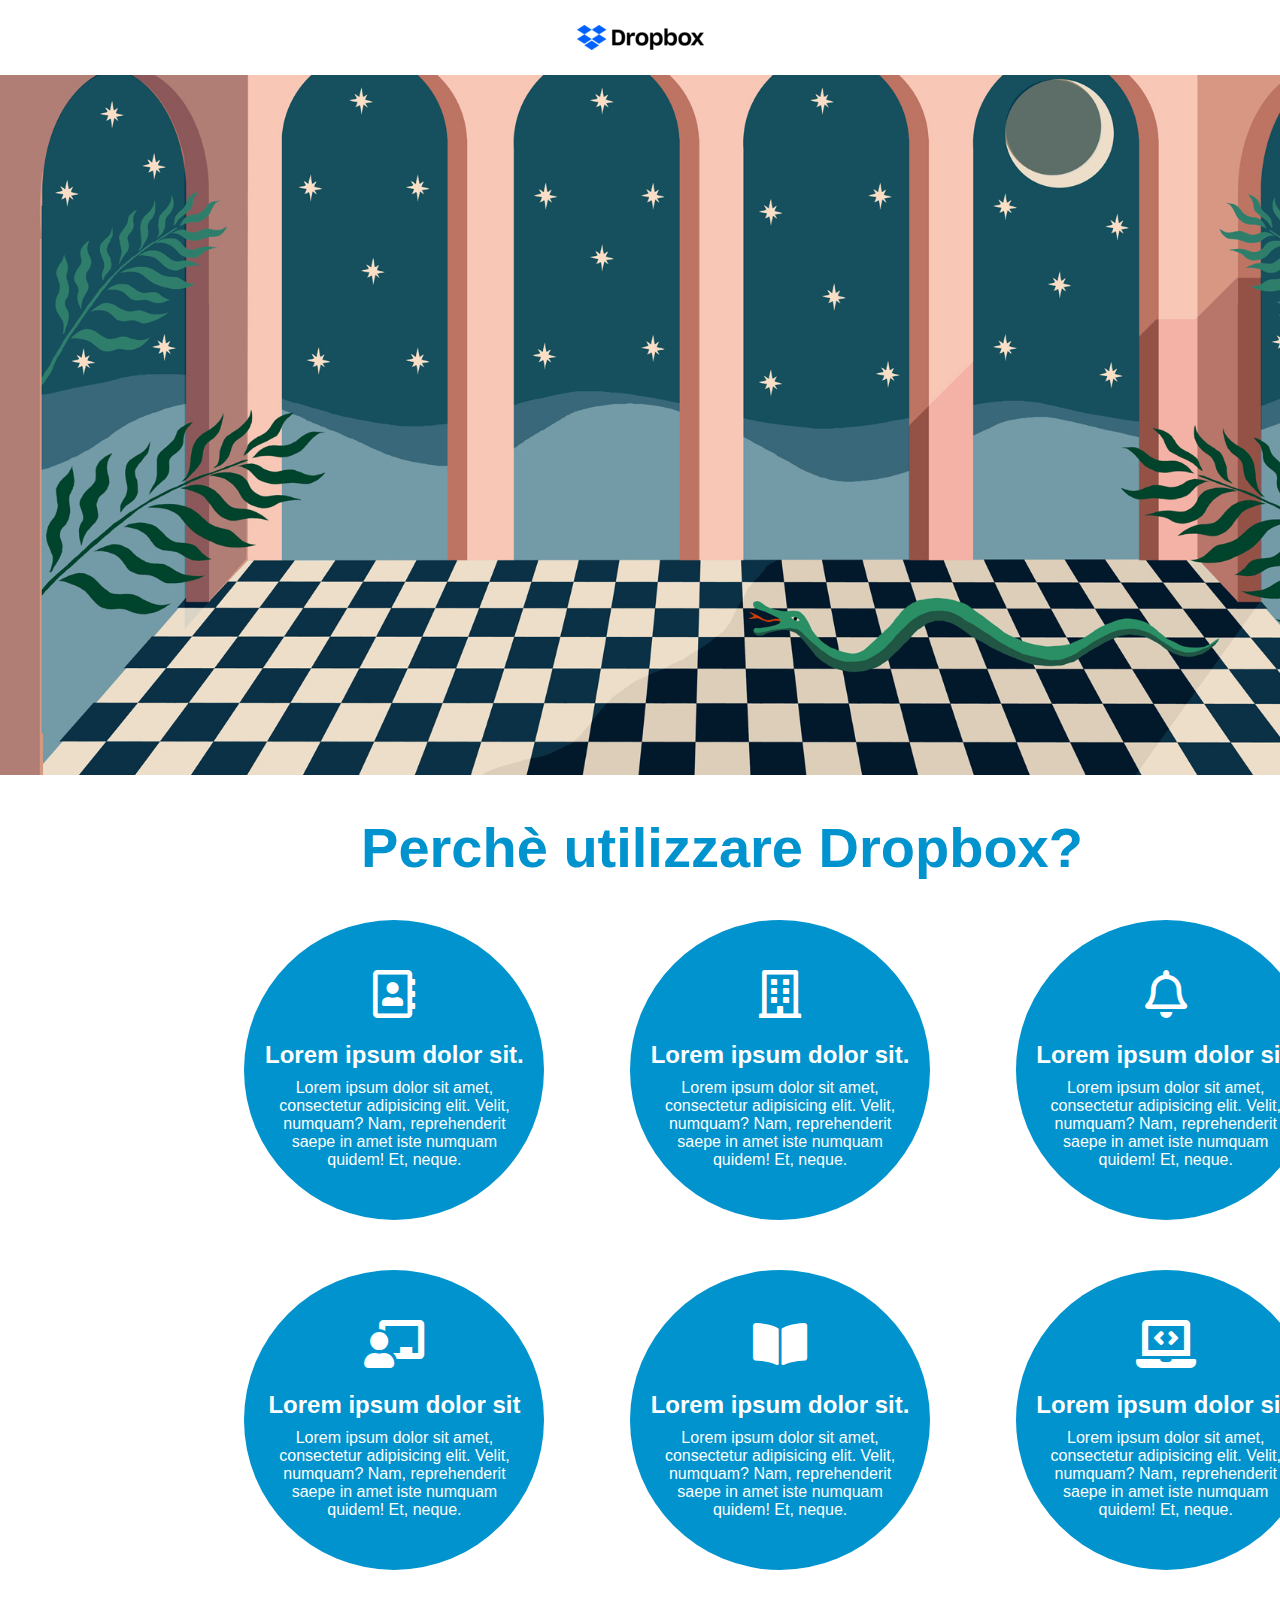
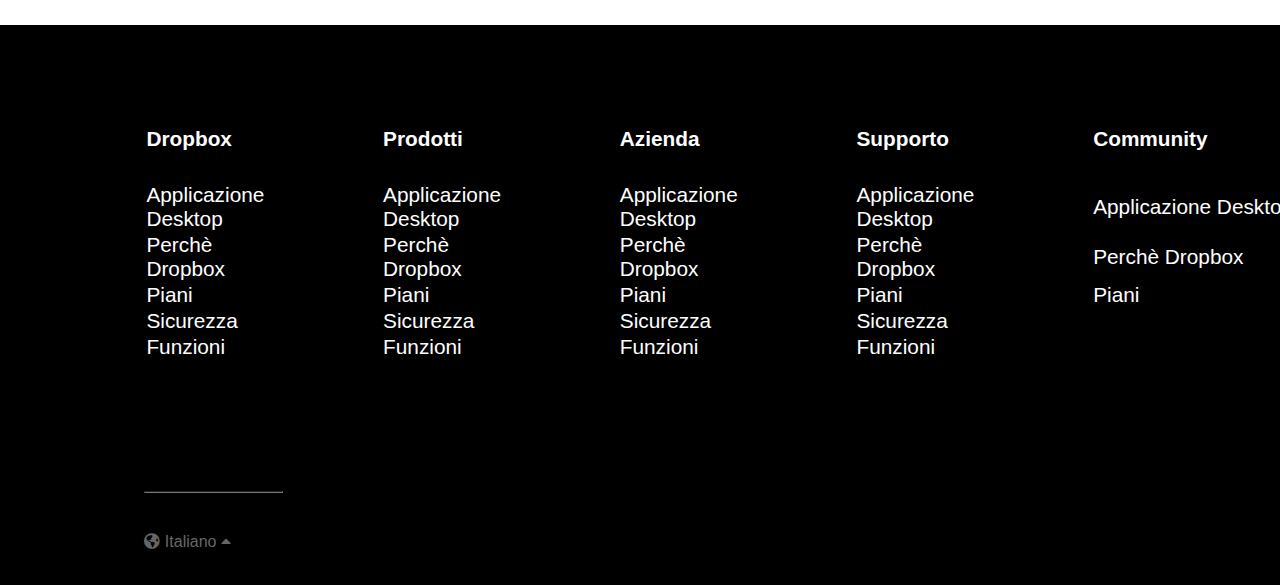
<file: whydropbox.html>
<!DOCTYPE html>
<html lang="en">

<head>
    <meta charset="UTF-8">
    <meta http-equiv="X-UA-Compatible" content="IE=edge">
    <meta name="viewport" content="width=device-width, initial-scale=1.0">
    <title>Perchè Dropbox</title>
    <link rel="stylesheet" href="style_wd.css">
    <link rel="stylesheet" href="https://cdnjs.cloudflare.com/ajax/libs/font-awesome/5.15.4/css/all.min.css"
        integrity="sha512-1ycn6IcaQQ40/MKBW2W4Rhis/DbILU74C1vSrLJxCq57o941Ym01SwNsOMqvEBFlcgUa6xLiPY/NS5R+E6ztJQ=="
        crossorigin="anonymous" referrerpolicy="no-referrer" />
</head>

<body>
    <!-- HEADER -->
    <header>
        <div class="container_header">
            <div class="header_logo header_structure">
                <img src="./img/logo-small.png" alt="Logo Dropbox">
            </div>
        </div>
    </header>
    <!-- MAIN -->
    <main>
        <section>
            <div class="hero_container">
                <img src="./img/dropbox_hero.jpg" alt="">
            </div>
        </section>
        <section>
            <div class="features_container">
                <div class="container_main_size">
                    <h1 class="desc_title">Perchè utilizzare Dropbox?</h1>
                    <div class="rows_container">
                        <div class="top_row">
                            <div class="cells_container">
                                <div class="desc_cells">
                                    <i class="far fa-address-book icon_dim"></i>
                                    <h2 class="cells_title">Lorem ipsum dolor sit.</h2>
                                    <p class="cells_desc">Lorem ipsum dolor sit amet, consectetur adipisicing elit.
                                        Velit,
                                        numquam? Nam, reprehenderit saepe in amet iste numquam quidem! Et, neque.</p>
                                </div>
                            </div>
                            <div class="cells_container">
                                <div class="desc_cells">
                                    <i class="far fa-building icon_dim"></i>
                                    <h2 class="cells_title">Lorem ipsum dolor sit.</h2>
                                    <p class="cells_desc">Lorem ipsum dolor sit amet, consectetur adipisicing elit.
                                        Velit,
                                        numquam? Nam, reprehenderit saepe
                                        in amet iste numquam quidem! Et, neque.</p>
                                </div>
                            </div>
                            <div class="cells_container not_right">
                                <div class="desc_cells">
                                    <i class="far fa-bell  icon_dim"></i>
                                    <h2 class="cells_title">Lorem ipsum dolor sit.</h2>
                                    <p class="cells_desc">Lorem ipsum dolor sit amet, consectetur adipisicing elit.
                                        Velit,
                                        numquam? Nam, reprehenderit saepe
                                        in amet iste numquam quidem! Et, neque.</p>
                                </div>
                            </div>
                        </div>

                        <div class="bottom_row">
                            <div class="cells_container">
                                <div class="desc_cells">
                                    <i class="fas fa-chalkboard-teacher icon_dim"></i>
                                    <h2 class="cells_title">Lorem ipsum dolor sit</h2>
                                    <p class="cells_desc">Lorem ipsum dolor sit amet, consectetur adipisicing elit.
                                        Velit,
                                        numquam? Nam, reprehenderit saepe
                                        in amet iste numquam quidem! Et, neque.</p>
                                </div>
                            </div>
                            <div class="cells_container">
                                <div class="desc_cells">
                                    <i class="fas fa-book-open icon_dim"></i>
                                    <h2 class="cells_title">Lorem ipsum dolor sit.</h2>
                                    <p class="cells_desc">Lorem ipsum dolor sit amet, consectetur adipisicing elit.
                                        Velit,
                                        numquam? Nam, reprehenderit saepe
                                        in amet iste numquam quidem! Et, neque.</p>
                                </div>
                            </div>
                            <div class="cells_container not_right">
                                <div class="desc_cells">
                                    <i class="fas fa-laptop-code icon_dim"></i>
                                    <h2 class="cells_title">Lorem ipsum dolor sit.</h2>
                                    <p class="cells_desc">Lorem ipsum dolor sit amet, consectetur adipisicing elit.
                                        Velit,
                                        numquam? Nam, reprehenderit saepe
                                        in amet iste numquam quidem! Et, neque.</p>
                                </div>
                            </div>
                        </div>
                    </div>
                </div>
            </div>
        </section>
    </main>
    <!-- Footer -->
    <footer>
        <div class="site_footer main_font">
            <div class="container_main_size footer_format">
                <table class="footer_table">
                    <thead>
                        <tr class="menu_coloumn">
                            <th>Dropbox</th>
                            <th>Prodotti</th>
                            <th>Azienda</th>
                            <th>Supporto</th>
                            <th class="no_right">Community</th>

                        </tr>
                    </thead>
                    <tbody>
                        <tr class="menu_text">
                            <td><span>Applicazione Desktop</span></td>
                            <td><span>Applicazione Desktop</span></td>
                            <td><span>Applicazione Desktop</span></td>
                            <td><span>Applicazione Desktop</span></td>
                            <td class="no_right"><span>Applicazione Desktop</span></td>
                        </tr>
                        <tr class="menu_text">
                            <td><span>Perchè Dropbox</span></td>
                            <td><span>Perchè Dropbox</span></td>
                            <td><span>Perchè Dropbox</span></td>
                            <td><span>Perchè Dropbox</span></td>
                            <td class="no_right"><span>Perchè Dropbox</span></td>

                        </tr>
                        <tr class="menu_text">
                            <td><span>Piani</span></td>
                            <td><span>Piani</span></td>
                            <td><span>Piani</span></td>
                            <td><span>Piani</span></td>
                            <td class="no_right"><span>Piani</span></td>
                        </tr>
                        <tr class="menu_text">
                            <td><span>Sicurezza</span></td>
                            <td><span>Sicurezza</span></td>
                            <td><span>Sicurezza</span></td>
                            <td><span>Sicurezza</span></td>
                        </tr>
                        <tr class="menu_text">
                            <td><span>Funzioni</span></td>
                            <td><span>Funzioni</span></td>
                            <td><span>Funzioni</span></td>
                            <td><span>Funzioni</span></td>
                        </tr>
                    </tbody>
                </table>
                <hr class="end_footer">
                <p class="language"><i class="fas fa-globe-americas"></i> Italiano <i class="fas fa-caret-up"></i></p>
            </div>
        </div>
    </footer>
</body>

</html>
</file>
<file: style.css>
/* GLOBAL */

*{
box-sizing: border-box;
margin: 0;
padding: 0;

}

.clearfix::after {
content: "";
display: table;
clear: both;
}


body{
    min-width: 1444px;
}

.main_font{
    font-family: 'Open Sans',sans-serif;
}

.main_container_size{
    width: 80%;
    margin: 0 auto;
}

.small_container_size{
    width: 70%;
    margin: 0 auto;
}

.underline{
    text-decoration: underline;
    cursor: pointer;
}

/* HEADER */

header{
        height: 75px;
}

.container_header{
    line-height: 29px;
   padding: 25px 25px;
   word-spacing: 30px;
    position: fixed;
    width: 100%;
    background-color: white;
    height: 75px;
}

.container_header li{
    display:inline-block;
}
.container_header a{
    text-decoration: none;
    color: black;
}

.container_header a:hover{
    box-shadow: 0px 3px;
    padding-bottom: 22px;

}
.header_structure{
    width: 50%;
}



.menu_format{
position: absolute;
}

.unite{
    word-spacing: 2px;
}

.header_right{
    float: right;
    height: 100%;
    text-align: right;
}

.header_logo,.header_logo > img,.header_structure ul{
    display: inline-block;
}

.header_logo{
        vertical-align: middle;
}

.header_structure ul{
    vertical-align: top;
}

.btn_bw{
    background-color: #0061FF;
    color: white;
    font-family: 'Open Sans',sans-serif;
    border: 0;
}

.btn_small{
    font-weight: 600;
    padding: 7px 20px;
}


.menu_format{
      display: none;
    position: absolute;
    background-color: white;
    min-width: 240px;
    z-index: 1;
    font-weight: 500;
    margin-top: 20px;
}

.menu_format p{
      color: black;
    padding: 7.5px 25px 7.5px 33px;
    text-decoration: none;
    display: block;
    word-spacing: normal;
    text-align: left;
    line-height: 1;
    cursor: pointer;
    margin: 7.5px 0;
}

.menu_format p:hover{
    background-color: #ddd;
}

.waterfall_menu{
        position: relative;
            padding-bottom: 22px;
}

.waterfall_menu:hover > .menu_format{
    display: block;
}

/* MAIN */

/* TOP MAIN */
.container_main{
    font-family: 'Open Sans',sans-serif;
}
   


.hero_title{
    font-size: 5.5rem;
    text-align: left;
    width: 100%;
    margin-bottom: 50px;
        margin-top: 23px;
}

.top_container{
    background-color: #B4D0E7;
    padding-bottom: 100px;
    margin-bottom: 200px;
    padding-top: 50px;
}


.hero_bottom{
    width: 400px;
    font-weight: 500;
}

.jumbo_image{
    float: right;
    height: 540px;
    width: 70%;
}

.btn_middle_hero{
 margin: 30px 0 10px 0;
    padding: 8px 11px;
    font-weight: 500;
    font-size: 1rem;
    text-align: center;
    transition: 0.5s;
}


.btn_middle{
  margin: 30px 0 10px 0;
    padding: 10px 30px;
    font-weight: 500;
    font-size: 1rem;
    text-align: center;
    width: 100%;
    transition: 0.5s;
}

.btn_bw:hover{
    filter: brightness(135%);
    cursor: pointer;
}


.middle_format{
margin-bottom: 10px;
}

.middle_format_more{
  margin-bottom: 32px;
}



.dim_arrow{
    font-size: 3rem;
    margin: 45px 0;
    color: black;
}

/* PLAN MAIN */

.business_plan_head > p{
    display: inline-block;
    margin: 40px 15px 20px 0;
    box-sizing: border-box;
}

.piano_main_title{
        font-size: 3rem;
}


.circle_empty{
    height: 18px;
    width: 18px;
    margin-right: 1px;
    display: inline-block;
    border: 1px solid #D2D2D5;
    border-radius: 50%;
    vertical-align: middle;
    margin-bottom: 1px;
    cursor: pointer;
}

.circle_border{
    height: 18px;
    width: 18px;
    margin-right: 1px;
    display: inline-block;
    border: 4.5px solid #0061FF;
    border-radius: 50%;
    vertical-align: middle;
    margin-bottom: 1px;
     cursor: pointer;
}



.piano_style{
    display: inline-block;
    width: 33%;
    font-weight: 700;
}
    .piano_format{
        padding-right: 30px;
    }

.piano_border{
    border: 1px solid;
    padding-bottom: 150px;
}
  

.desc_container, .tipo_piano{
    padding: 0 30px;
}

/* FORMATTAZIONE COLONNE */

.tipo_piano{
    text-align: center;
    padding: 10px 0;
}

.piano_title{
    padding: 30px 0 15px 0;
    font-weight: bolder;
    font-size: 1.8rem;
}

.piano_costo{
    font-weight: bolder;
    padding: 0 0 10px 0;
    }

.piano_durata{
    color: #A5AEB6;
    padding-bottom: 50px;
}

.piano_caratteristiche{
    padding-bottom: 25px;
}

.underline_blue{
   color: #0061FF;
   text-decoration: underline; 
   cursor: pointer;
   font-weight: 700;
}

.cut{
    width: 17%;
    margin: 35px 0 45px 0;
    border-color: #D0D0D3;
}

.benefit_title{
    font-weight: bolder;
    padding-bottom: 25px;
}

.benefit_list  li{
    padding-bottom: 20px;

}
.benefit_list{
    list-style: none;
}

li i{
    padding-right: 3px;
    color: #0061FF;
}

/* ENTERPRISE */

.enterprise{
    border: 1px solid;
    margin-top: 80px;
}

.enterprise_container{
    padding: 0 0 30px 20px;
}

.btn_enterprise{
    float:right;
     padding: 10px 30px;
    font-weight: 700;
    font-size: 1rem;
    text-align: center;
    margin: -110px 35px 0 0;
    transition: 0.5s;
}

.costo_enterprise{
    font-size: 1.2rem;
}

/* CONTACT */

.contact{
    margin: 130px auto 6px auto;
}

.contact_title{
    font-size: 1.8rem;
}


.contact_image{
    height: 550px;
    width: 700px;
}


.contact_text{
    margin: 45px 0 110px 30px;
    float: right;
    width: 43%;
}



.contact_text > p{
    margin: 30px 0 20px 0;
    font-weight: 700;
}

.border_white_btn{
      background-color: white;
    border: 1px solid;
    padding: 10px 20px;
    font-weight: 500;
    font-size: 1.1rem;
    margin-top: 15px;
    cursor: pointer;
}

/* OPERATION */

.operation{
    margin-top: 70px;
}

.operation_rows{
    height: 50%;
    margin-bottom: 100px;
}

.operation_coloumn{
    width: 33%;
    display: inline-block;
    padding-right:50px;

}

.operation_coloumn > img{
    height: 275px;
    width: auto;
}

.operation_title{
    text-align: center;
    margin-bottom: 40px;
        font-size: 2.3rem;
    font-weight: bolder;
}

.operation_desc_title{
    font-size: 2rem;
    font-weight: bolder;
    margin-bottom: 10px;
}

.operation_desc_dett{
font-weight: 500;
font-size: 1.3rem;
}

/* TEAM LOGHI */


.loghi_title{
font-size: 2.7rem;
text-align: left;
}

.container_title > p{
    margin: 20px 0 40px 0;
}


.loghi_left, .loghi_center, .loghi_right{
display: inline-block;
height: 100%;
}
.loghi_image{
    filter: invert(100%) sepia(0%) saturate(2%) hue-rotate(207deg) brightness(107%) contrast(101%);
  height: 150px;
    width: 150px;
    position: absolute;
    top: 50%;
    left: 50%;
    transform: translate(-50%,-50%);
}
.loghi_imageC{
 height: 60px;
}
    

.loghi_container{
    background-color: #F5F5F5;
}

.loghi_center{
     width: 764px;
}


.loghi_format{
    height: 283px;
    width: 283px;
    display: inline-block;
    text-align: center;
    position: relative;
    margin-bottom: -5px;
}

    .format_image{
    width: 50%;
    height: 15%;
    }

    


.loghi_citazione{
    margin-top: 45px;
}

.loghi_text{
margin-top: 60px;
}

.loghi_sep{
    margin-top: 40px;
}

.center_container{
    font-weight: 700;
    padding: 37px 40px 0px 40px;
}

/* LOGHI COLORI */

.color-gray{
    background-color: #F5F5F5;
    display: inline-block;
}

.color-green{
    background-color: #A2D39B;
    box-sizing: border-box;
    border: 10px solid #D0E9CD;
}

.color-amarant{
    background-color: #61082B;
        margin-left: -5px;
}

.color-azure{
    background-color: #0093CE;
}

.color-red{
   background-color: #FF1C1C;
       margin-left: -5px; 
}




.color-redark{
   background-color: #D5001F; 
}

.color-azure_light{
  background-color: #B4D0E7;  
      margin-left: -5px;
}

.color-blue{
    background-color: #0D2481;
}

.color-yellow{
    background-color: #FFD830;
        margin-left: -5px;
}


/* PROVA GRATUITA */

.prova_gratuita{
    background-color: #B4D0E7;
}

.prova_title{
   color: #61082B; 
   font-size: 2.5rem;
}

.prova_container{
    padding: 100px 0;
    height: 300px;
    
}
.prova_title_container{
float: left;
}


.prova_btn_container{
    float: left;
    margin: 10px 0 0 550px;
}
.prova_btn_container > a{
        color: black;
    text-decoration: none;
    padding: 5px 45px;
    background-color: white;
    font-weight: 700;
    text-align: center;
}

/* DOMANDE */

.domande_container{
    font-size: 1.3rem;
    margin-top: 130px;
}

.domande_format > hr{
    margin: 35px 0;
}

.domande_format > .domande_text{
    font-weight: 700;
    display: inline-block;
}

.symbol{
    font-size: 1.3rem;
    font-weight: 700;
    display: inline-block;
      margin-left: 222px;
}

.disappear_text{
    padding: 20px 0;
    font-weight: 500;
    display: none;
    color: #A5AEB6;
}

.domande_format:hover  .disappear_text{
    display: block;
}

.domande_format:hover  .symbol{
    transform: rotate(180deg);
}


/* Footer */

.site_footer{
    background-color: black;
    height: 560px;
}

th, td{
    color: white;
    font-size: 1.3rem;
}

th, td:not(.no_right){
    padding-right: 90px;
}

.menu_text > td:hover{
      text-decoration: underline;
}

.footer_table{
padding-top: 100px;
}

th{
    text-align: left;
    padding-bottom: 30px;
}

.end_footer{
    border-color: #777777;
    margin-top: 130px;
    width: 12%;
}

.language{
    color: #666666;
    margin-top: 40px;
}

td > span{
    cursor: pointer;
}
</file>
<file: style_wd.css>
/* GLOBAL */

*{
box-sizing: border-box;
margin: 0;
padding: 0;

}

body{
    min-width: 1444px;
    font-family: 'Open Sans',sans-serif;
}

.main_font{
    font-family: 'Open Sans',sans-serif;
}

/* HEADER */

header{
        height: 75px;
}

.container_header{
   padding: 25px 25px;
    position: fixed;
    width: 100%;
    height: 75px;
    background-color: white;
}

.header_logo{
    text-align: center;
}

/* MAIN */

/* JUMBO */

.hero_container > img{
        width: 100%;
        height: 700px;
        margin-bottom: -4px;
        object-fit: cover;
}

.features_container{
   
    height: 850px;
}

/* DESC */

.container_main_size{
    width: 80%;
    margin: 0 auto;
    color: white;
}

.cells_container{
    width: 33%;
    display: inline-block;
    margin: 0 auto;
}

.not_right{
    padding-right: 0px;
}

.desc_cells{
    
    background-color: #0093CE;
    border-radius: 50%;
    padding: 50px 20px 10px 20px;
    text-align: center;
    line-height: 3rem;
    height: 300px;
    width: 300px;

}

.cells_desc{
    line-height: normal;

}

.cells_container{
    padding: 0px 100px;
}


.desc_title{
    font-size: 3.5rem;
    text-align: center;
    padding: 40px 0;
    color: #0093CE;
    font-weight: bolder;
}

.top_row{
    margin-bottom: 50px;
}

.icon_dim{
    font-size: 3rem;
}

/* FOOTER */
.site_footer{
    background-color: black;
    height: 560px;
}

th, td{
    color: white;
    font-size: 1.3rem;
}

th, td:not(.no_right){
    padding-right: 90px;
}

.menu_text > td:hover{
      text-decoration: underline;
}

.footer_table{
padding-top: 100px;
}

th{
    text-align: left;
    padding-bottom: 30px;
}

.end_footer{
    border-color: #777777;
    margin-top: 130px;
    width: 12%;
}

.language{
    color: #666666;
    margin-top: 40px;
}

td > span{
    cursor: pointer;
}
</file>
